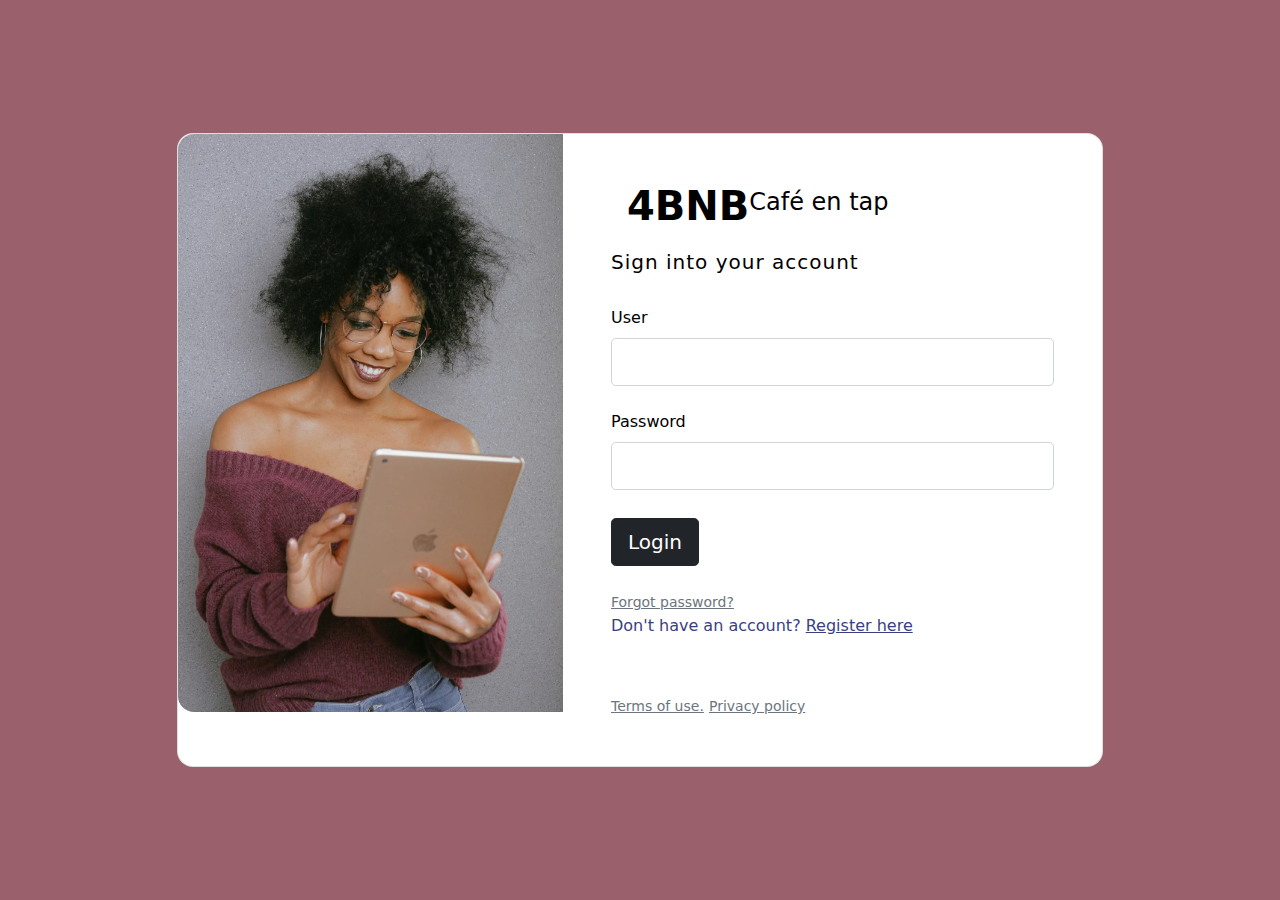
<file: index.html>
<!DOCTYPE html>
<html lang="en">
<head>
    <meta charset="UTF-8">
    <meta http-equiv="X-UA-Compatible" content="IE=edge">
    <meta name="viewport" content="width=device-width, initial-scale=1.0">
    <link href="./scripts/bootstrap51/css/bootstrap.min.css" rel="stylesheet">
    <script src="./scripts/bootstrap51/js/bootstrap.js"></script>
    <!-- <script src="style.css"></script> -->
    <title>Document</title>
</head>
<body>
    <section class="vh-100" style="background-color: #9A616D;">
        <div class="container py-5 h-100">
          <div class="row d-flex justify-content-center align-items-center h-100">
            <div class="col col-xl-10">
              <div class="card" style="border-radius: 1rem;">
                <div class="row g-0">
                  <div class="col-md-6 col-lg-5 d-none d-md-block">
                    <img src="./img/img1.jpg"
                      alt="login form" class="img-fluid" style="border-radius: 1rem 0 0 1rem;" />
                  </div>
                  <div class="col-md-6 col-lg-7 d-flex align-items-center">
                    <div class="card-body p-4 p-lg-5 text-black">
      
                      <form class="c_form" id="formulario" action="login.php" method="POST">
      
                        <div class="d-flex align-items-center mb-3 pb-1">
                          <i class="fas fa-cubes fa-2x me-3" style="color: #ff6219;"></i>
                          <span class="h1 fw-bold mb-0">4BNB</span><h4>Café en tap</h4>
                        </div>
                        
                        <h5 class="fw-normal mb-3 pb-3" style="letter-spacing: 1px;">Sign into your account</h5>
      
                        <div class="form-outline mb-4">
                          <label class="form-label" for="form2Example17">User</label>
                          <input  name="user" id="user"  class="form-control form-control-lg" />
                          
                        </div>
      
                        <div class="form-outline mb-4">
                            <label class="form-label" for="form2Example27">Password</label>
                          <input type="password" name="pass" id="pass" class="form-control form-control-lg" />
                          
                        </div>
      
                        <div class="pt-1 mb-4">
                          <button class="btn btn-dark btn-lg btn-block" type="submit">Login</button>
                        </div>
      
                        <a class="small text-muted" href="#!">Forgot password?</a>
                        <p class="mb-5 pb-lg-2" style="color: #393f81;">Don't have an account? <a href="#!"
                            style="color: #393f81;">Register here</a></p>
                        <a href="#!" class="small text-muted">Terms of use.</a>
                        <a href="#!" class="small text-muted">Privacy policy</a>
                      </form>
      
                    </div>
                  </div>
                </div>
              </div>
            </div>
          </div>
        </div>
      </section>
      <style>
        .gradient-custom-2 {
    /* fallback for old browsers */
    background: #fccb90;
    
    /* Chrome 10-25, Safari 5.1-6 */
    background: -webkit-linear-gradient(to right, #ee7724, #d8363a, #dd3675, #b44593);
    
    /* W3C, IE 10+/ Edge, Firefox 16+, Chrome 26+, Opera 12+, Safari 7+ */
    background: linear-gradient(to right, #ee7724, #d8363a, #dd3675, #b44593);
    }
    
    @media (min-width: 768px) {
    .gradient-form {
    height: 100vh !important;
    }
    }
    @media (min-width: 769px) {
    .gradient-custom-2 {
    border-top-right-radius: .3rem;
    border-bottom-right-radius: .3rem;
    }
    }
      </style>
</body>
</html>
</file>
